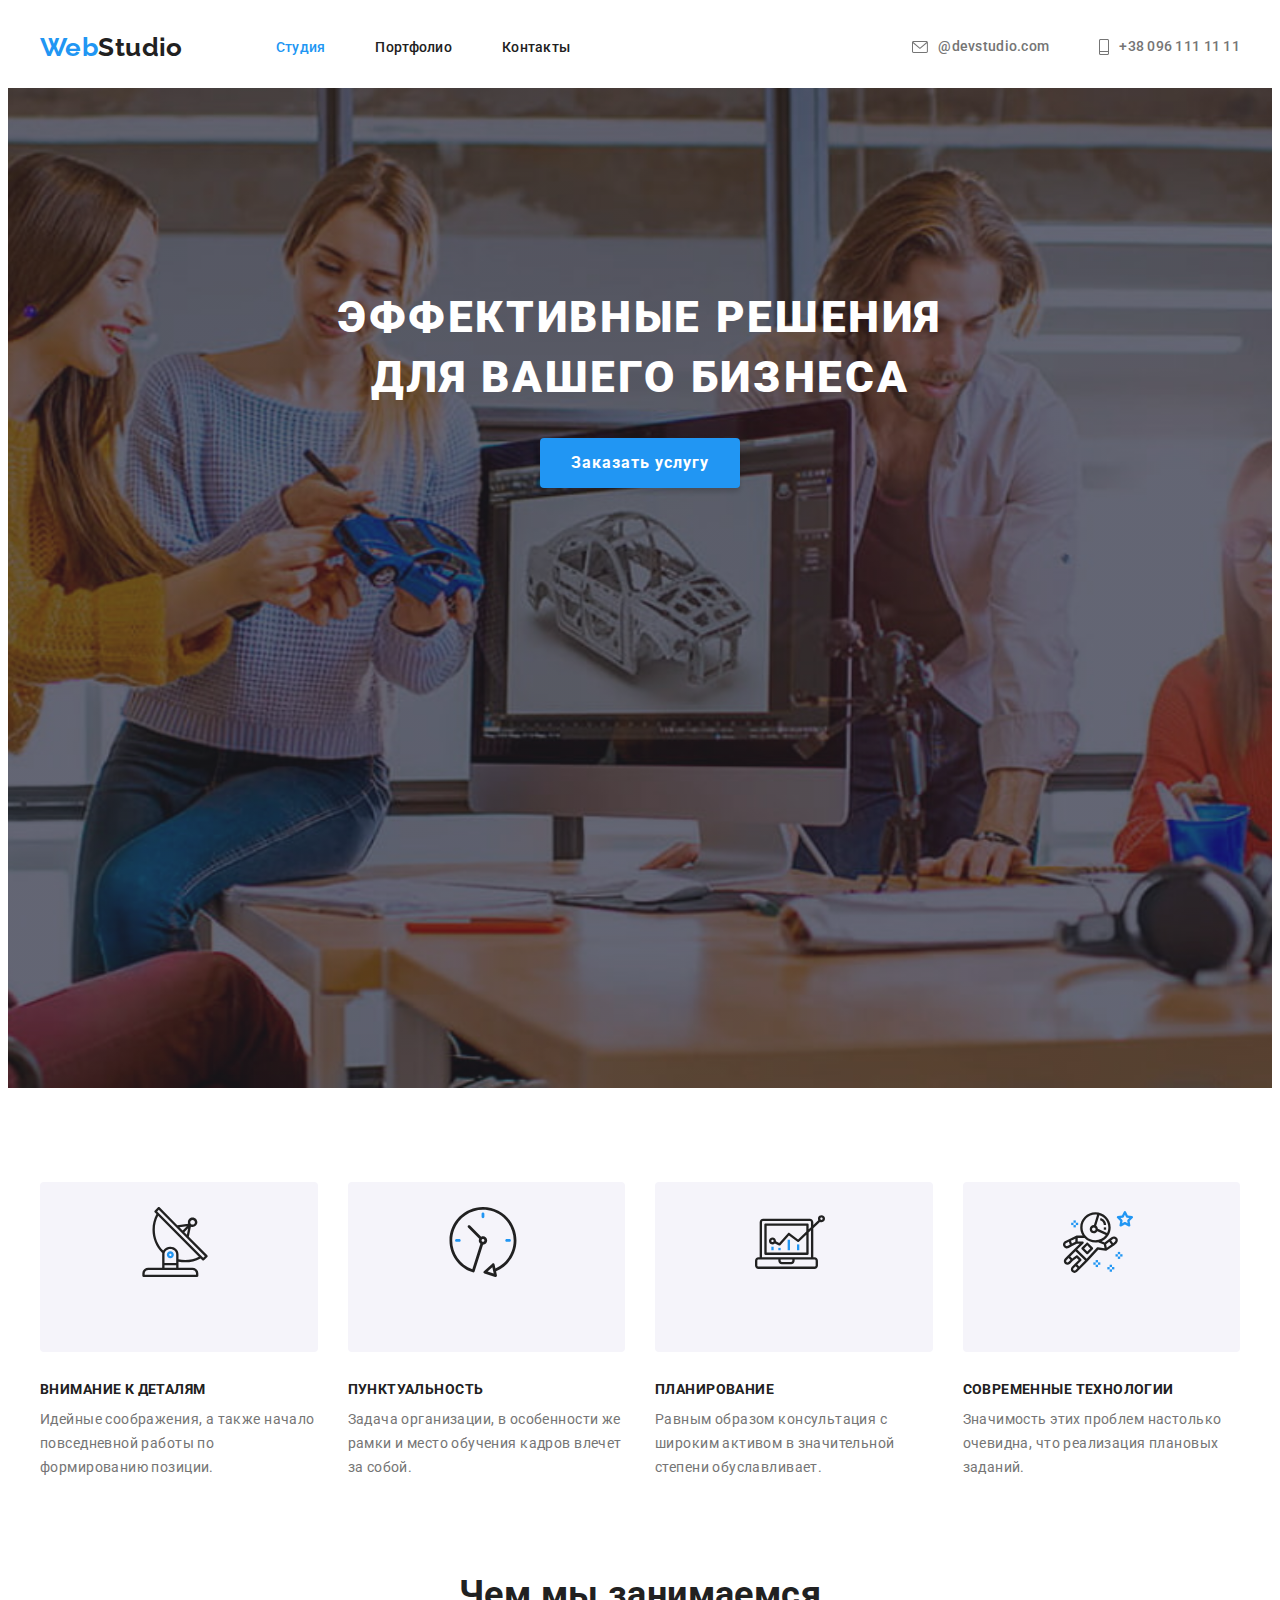
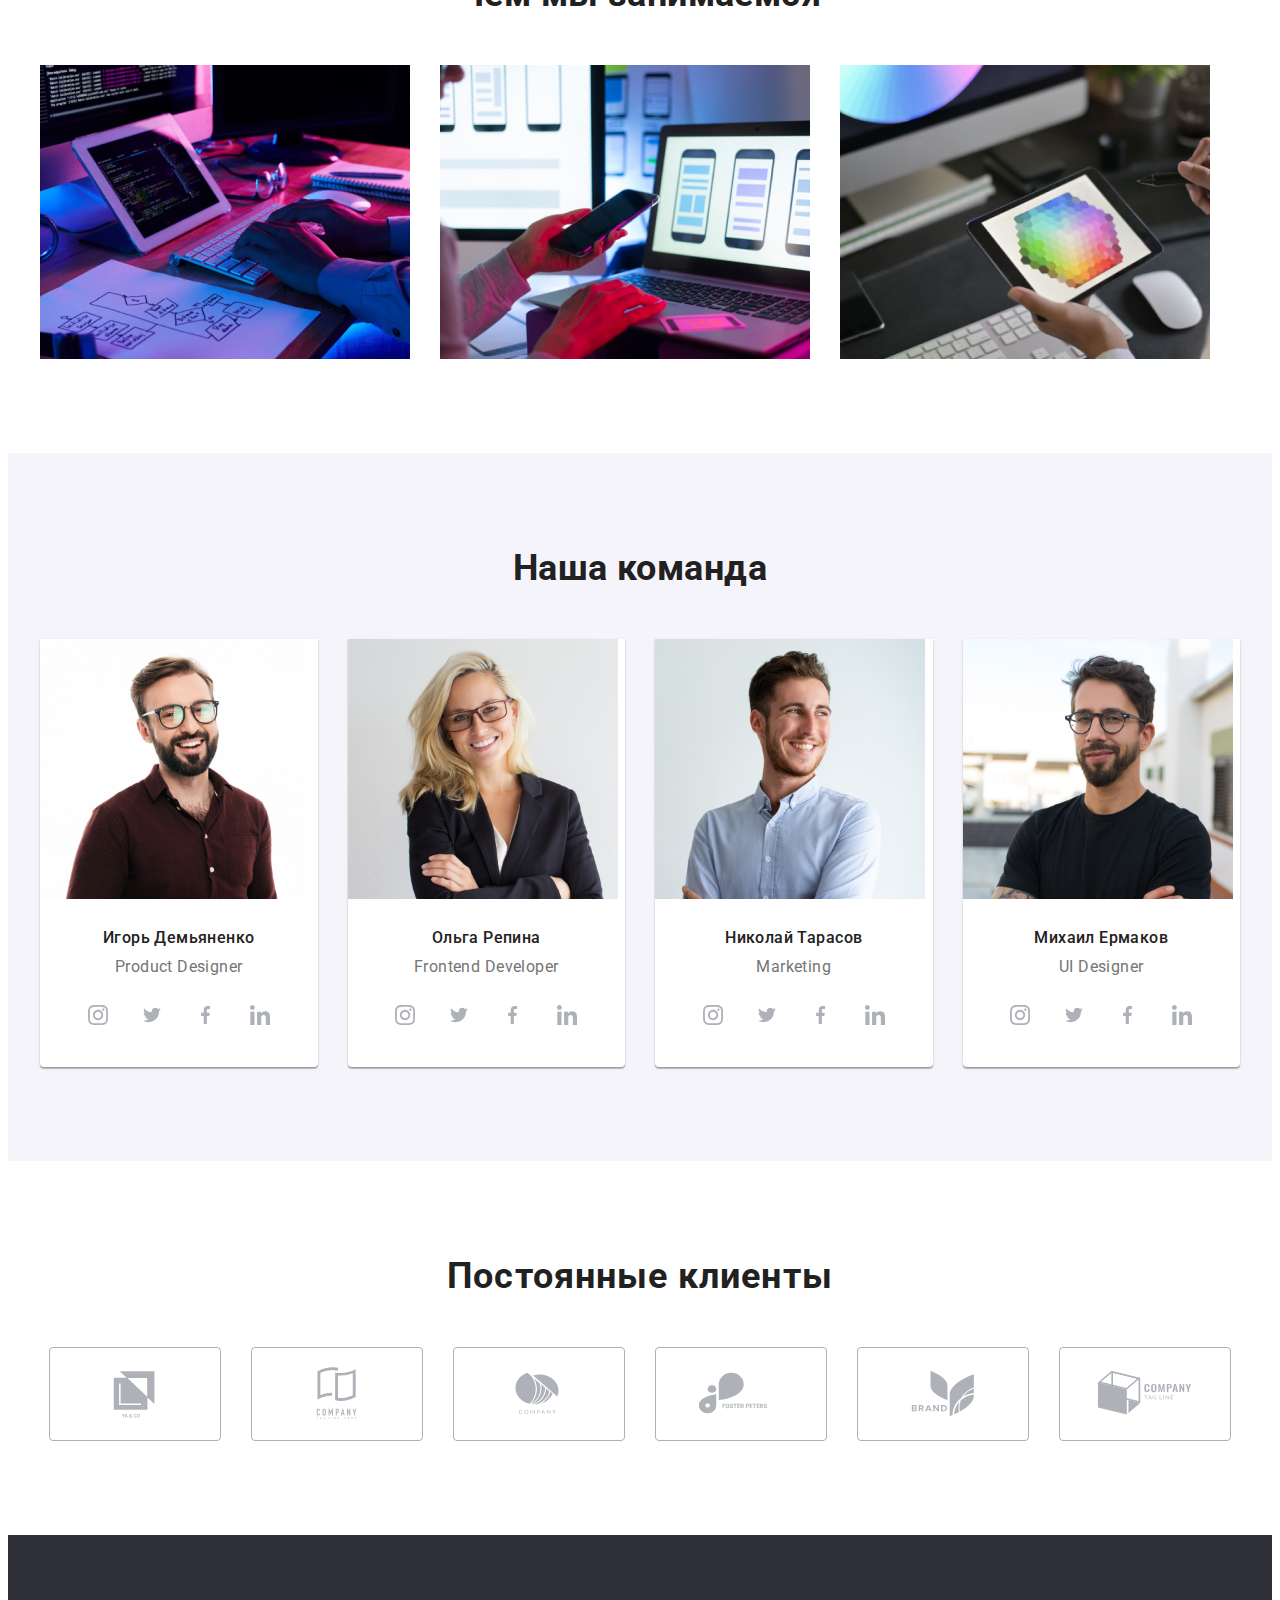
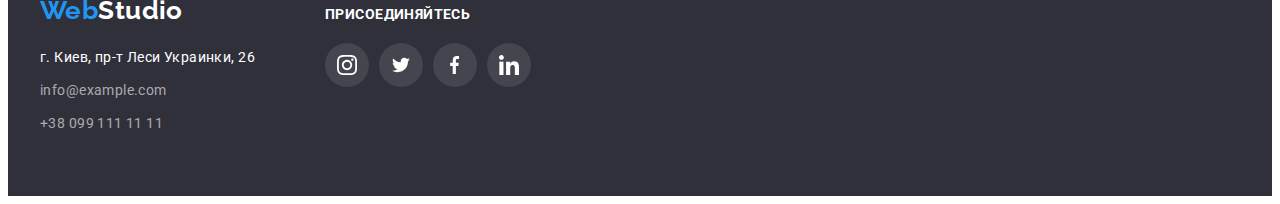
<file: index.html>
<!DOCTYPE html>
<html lang="en">
  <head>
    <meta charset="UTF-8" />
    <meta http-equiv="X-UA-Compatible" content="IE=edge" />
    <meta name="viewport" content="width=device-width, initial-scale=1.0" />
    <link
      rel="stylesheet"
      href="https://cdnjs.cloudflare.com/ajax/libs/modern-normalize/1.1.0/modern-normalize.min.css"
      integrity="sha512-wpPYUAdjBVSE4KJnH1VR1HeZfpl1ub8YT/NKx4PuQ5NmX2tKuGu6U/JRp5y+Y8XG2tV+wKQpNHVUX03MfMFn9Q=="
      crossorigin="anonymous"
      referrerpolicy="no-referrer"
    />
    <link rel="stylesheet" href="./css/styles.css" />
    <link rel="preconnect" href="https://fonts.googleapis.com" />
    <link rel="preconnect" href="https://fonts.gstatic.com" crossorigin />
    <link
      href="https://fonts.googleapis.com/css2?family=Roboto:wght@300;400;500;700&display=swap"
      rel="stylesheet"
    />
    <link
      href="https://fonts.googleapis.com/css2?family=Raleway:wght@400;500;700&family=Roboto:wght@300;400;500;700&display=swap"
      rel="stylesheet"
    />
    <title>WebStudio</title>
  </head>
  <body>
    <header class="header">
      <div class="container">
        <nav class="header-nav">
          <a href="./index.html" class="header-logo"><span>Web</span>Studio</a>
          <ul class="header-list">
            <li class="header-item"><a href="" class="header-link studio">Студия</a></li>
            <li class="header-item">
              <a href="../goit-markup-hw-04/portfolio.html" class="header-link">Портфолио</a>
            </li>
            <li class="header-item"><a href="" class="header-link">Контакты</a></li>
          </ul>
        </nav>
        <ul class="header-list header-contacts">
          <li class="item-contacts">
            <a href="mailto:info@devstudio.com" class="link-contacts">
              <svg class="header-icon" width="16" height="12">
                <use href="./images/sprite.svg#icon-envelope"></use></svg
              >@devstudio.com</a
            >
          </li>
          <li class="item-contacts">
            <a href="tel:+380961111111" class="link-contacts"
              ><svg class="header-icon" width="10" height="16">
                <use href="./images/sprite.svg#icon-tel"></use></svg
              >+38 096 111 11 11</a
            >
          </li>
        </ul>
      </div>
    </header>
    <main>
      <section class="hero">
        <div class="container">
          <h1 class="hero-title">Эффективные решения для вашего бизнеса</h1>
          <button type="button" class="hero-btn">Заказать услугу</button>
        </div>
      </section>
      <section class="pref">
        <div class="container">
          <h2 class="visually-hidden">Преимущества</h2>
          <ul class="pref-list">
            <li class="pref-item">
              <div class="pref-block">
                <svg class="pref-icon" width="70" height="70">
                  <use href="./images/sprite.svg#icon-antenna"></use>
                </svg>
              </div>
              <h3 class="pref-title">Внимание к деталям</h3>
              <p class="pref-text">
                Идейные соображения, а также начало повседневной работы по формированию позиции.
              </p>
            </li>
            <li class="pref-item">
              <div class="pref-block">
                <svg class="pref-icon" width="70" height="70">
                  <use href="./images/sprite.svg#icon-clock"></use>
                </svg>
              </div>
              <h3 class="pref-title">Пунктуальность</h3>
              <p class="pref-text">
                Задача организации, в особенности же рамки и место обучения кадров влечет за собой.
              </p>
            </li>
            <li class="pref-item">
              <div class="pref-block">
                <svg class="pref-icon" width="70" height="70">
                  <use href="./images/sprite.svg#icon-diagram"></use>
                </svg>
              </div>
              <h3 class="pref-title">Планирование</h3>
              <p class="pref-text">
                Равным образом консультация с широким активом в значительной степени обуславливает.
              </p>
            </li>
            <li class="pref-item">
              <div class="pref-block">
                <svg class="pref-icon" width="70" height="70">
                  <use href="./images/sprite.svg#icon-astronaut"></use>
                </svg>
              </div>
              <h3 class="pref-title">Современные технологии</h3>
              <p class="pref-text">
                Значимость этих проблем настолько очевидна, что реализация плановых заданий.
              </p>
            </li>
          </ul>
        </div>
      </section>
      <section class="work section">
        <div class="container">
          <h2 class="work-title">Чем мы занимаемся</h2>
          <ul class="work-list">
            <li class="work-item"><img src="./images/1.jpg" alt="картинка 1" width="370" /></li>
            <li class="work-item"><img src="./images/2.jpg" alt="картинка 2" width="370" /></li>
            <li class="work-item"><img src="./images/3.jpg" alt="картинка 3" width="370" /></li>
          </ul>
        </div>
      </section>
      <section class="team section">
        <div class="container">
          <h2 class="team-title">Наша команда</h2>
          <ul class="team-list">
            <li class="team-item">
              <img src="./images/p1.jpg" alt="работник1" width="270" />
              <div class="team-item-wrap">
                <h3 class="team-worker">Игорь Демьяненко</h3>
                <p class="team-text">Product Designer</p>
                <ul class="soc-icons">
                  <li class="team-soc-item">
                    <a href="" class="team-soc-link">
                      <svg class="icon-team" width="20" height="20">
                        <use href="./images/sprite.svg#icon-instagram"></use>
                      </svg>
                    </a>
                  </li>
                  <li class="team-soc-item">
                    <a href="" class="team-soc-link">
                      <svg class="icon-team" width="20" height="16">
                        <use href="./images/sprite.svg#icon-twitter"></use>
                      </svg>
                    </a>
                  </li>
                  <li class="team-soc-item">
                    <a href="" class="team-soc-link">
                      <svg class="icon-team" width="10" height="20">
                        <use href="./images/sprite.svg#icon-facebook"></use>
                      </svg>
                    </a>
                  </li>
                  <li class="team-soc-item">
                    <a href="" class="team-soc-link">
                      <svg class="icon-team" width="20" height="20">
                        <use href="./images/sprite.svg#icon-linkedin"></use>
                      </svg>
                    </a>
                  </li>
                </ul>
              </div>
            </li>
            <li class="team-item">
              <img src="./images/p2.jpg" alt="работник2" width="270" />
              <div class="team-item-wrap">
                <h3 class="team-worker">Ольга Репина</h3>
                <p class="team-text">Frontend Developer</p>

                <ul class="soc-icons">
                  <li class="team-soc-item">
                    <a href="" class="team-soc-link">
                      <svg class="icon-team" width="20" height="20">
                        <use href="./images/sprite.svg#icon-instagram"></use>
                      </svg>
                    </a>
                  </li>
                  <li class="team-soc-item">
                    <a href="" class="team-soc-link">
                      <svg class="icon-team" width="20" height="16">
                        <use href="./images/sprite.svg#icon-twitter"></use>
                      </svg>
                    </a>
                  </li>
                  <li class="team-soc-item">
                    <a href="" class="team-soc-link">
                      <svg class="icon-team" width="10" height="20">
                        <use href="./images/sprite.svg#icon-facebook"></use>
                      </svg>
                    </a>
                  </li>
                  <li class="team-soc-item">
                    <a href="" class="team-soc-link">
                      <svg class="icon-team" width="20" height="20">
                        <use href="./images/sprite.svg#icon-linkedin"></use>
                      </svg>
                    </a>
                  </li>
                </ul>
              </div>
            </li>
            <li class="team-item">
              <img src="./images/p3.jpg" alt="работник3" width="270" />
              <div class="team-item-wrap">
                <h3 class="team-worker">Николай Тарасов</h3>
                <p class="team-text">Marketing</p>

                <ul class="soc-icons">
                  <li class="team-soc-item">
                    <a href="" class="team-soc-link">
                      <svg class="icon-team" width="20" height="20">
                        <use href="./images/sprite.svg#icon-instagram"></use>
                      </svg>
                    </a>
                  </li>
                  <li class="team-soc-item">
                    <a href="" class="team-soc-link">
                      <svg class="icon-team" width="20" height="16">
                        <use href="./images/sprite.svg#icon-twitter"></use>
                      </svg>
                    </a>
                  </li>
                  <li class="team-soc-item">
                    <a href="" class="team-soc-link">
                      <svg class="icon-team" width="10" height="20">
                        <use href="./images/sprite.svg#icon-facebook"></use>
                      </svg>
                    </a>
                  </li>
                  <li class="team-soc-item">
                    <a href="" class="team-soc-link">
                      <svg class="icon-team" width="20" height="20">
                        <use href="./images/sprite.svg#icon-linkedin"></use>
                      </svg>
                    </a>
                  </li>
                </ul>
              </div>
            </li>
            <li class="team-item">
              <img src="./images/p4.jpg" alt="работник4" width="270" />
              <div class="team-item-wrap">
                <h3 class="team-worker">Михаил Ермаков</h3>
                <p class="team-text">UI Designer</p>

                <ul class="soc-icons">
                  <li class="team-soc-item">
                    <a href="" class="team-soc-link">
                      <svg class="icon-team" width="20" height="20">
                        <use href="./images/sprite.svg#icon-instagram"></use>
                      </svg>
                    </a>
                  </li>
                  <li class="team-soc-item">
                    <a href="" class="team-soc-link">
                      <svg class="icon-team" width="20" height="16">
                        <use href="./images/sprite.svg#icon-twitter"></use>
                      </svg>
                    </a>
                  </li>
                  <li class="team-soc-item">
                    <a href="" class="team-soc-link">
                      <svg class="icon-team" width="10" height="20">
                        <use href="./images/sprite.svg#icon-facebook"></use>
                      </svg>
                    </a>
                  </li>
                  <li class="team-soc-item">
                    <a href="" class="team-soc-link">
                      <svg class="icon-team" width="20" height="20">
                        <use href="./images/sprite.svg#icon-linkedin"></use>
                      </svg>
                    </a>
                  </li>
                </ul>
              </div>
            </li>
          </ul>
        </div>
      </section>
      <section class="clients section">
        <div class="container">
          <h2 class="clients-title">Постоянные клиенты</h2>
          <ul class="clients-list">
            <li class="clients-item">
              <a href="" class="clients-link">
                <svg class="clients-icon" width="106" height="60">
                  <use href="./images/sprite.svg#icon-Logo1"></use>
                </svg>
              </a>
            </li>
            <li class="clients-item">
              <a href="" class="clients-link">
                <svg class="clients-icon" width="106" height="60">
                  <use href="./images/sprite.svg#icon-Logo2"></use>
                </svg>
              </a>
            </li>
            <li class="clients-item">
              <a href="" class="clients-link">
                <svg class="clients-icon" width="106" height="60">
                  <use href="./images/sprite.svg#icon-Logo3"></use>
                </svg>
              </a>
            </li>
            <li class="clients-item">
              <a href="" class="clients-link">
                <svg class="clients-icon" width="106" height="60">
                  <use href="./images/sprite.svg#icon-Logo4"></use>
                </svg>
              </a>
            </li>
            <li class="clients-item">
              <a href="" class="clients-link">
                <svg class="clients-icon" width="106" height="60">
                  <use href="./images/sprite.svg#icon-Logo5"></use>
                </svg>
              </a>
            </li>
            <li class="clients-item">
              <a href="" class="clients-link">
                <svg class="clients-icon" width="106" height="60">
                  <use href="./images/sprite.svg#icon-Logo6"></use>
                </svg>
              </a>
            </li>
          </ul>
        </div>
      </section>
    </main>
    <footer class="footer">
      <div class="container">
        <div class="footer-address">
          <a href="./index.html" class="footer-logo"><span>Web</span>Studio</a>
          <address>
            <ul class="footer-list">
              <li class="footer-item">
                <a
                  href="https://goo.gl/maps/t3Y8ttDa6r9vXGK56"
                  target="_blank"
                  rel="noreferrer noopener"
                  class="footer-map footer-link-contacts"
                  >г. Киев, пр-т Леси Украинки, 26</a
                >
              </li>
              <li class="footer-item">
                <a href="mailto:info@example.com" class="footer-link-contacts">info@example.com</a>
              </li>
              <li class="footer-item">
                <a href="tel:+380991111111" class="footer-link-contacts">+38 099 111 11 11</a>
              </li>
            </ul>
          </address>
        </div>
        <div class="footer-connect">
          <h2 class="footer-title">присоединяйтесь</h2>
          <ul class="footer-icons-list">
            <li class="footer-icons-item">
              <a href="" class="footer-link">
                <svg class="icon-footer" width="20" height="20">
                  <use href="./images/sprite.svg#icon-instagram"></use>
                </svg>
              </a>
            </li>
            <li class="footer-icons-item">
              <a href="" class="footer-link">
                <svg class="icon-footer" width="20" height="16">
                  <use href="./images/sprite.svg#icon-twitter"></use>
                </svg>
              </a>
            </li>
            <li class="footer-icons-item">
              <a href="" class="footer-link">
                <svg class="icon-footer" width="10" height="20">
                  <use href="./images/sprite.svg#icon-facebook"></use>
                </svg>
              </a>
            </li>
            <li class="footer-icons-item">
              <a href="" class="footer-link">
                <svg class="icon-footer" width="20" height="20">
                  <use href="./images/sprite.svg#icon-linkedin"></use>
                </svg>
              </a>
            </li>
          </ul>
        </div>
      </div>
    </footer>
  </body>
</html>
</file>
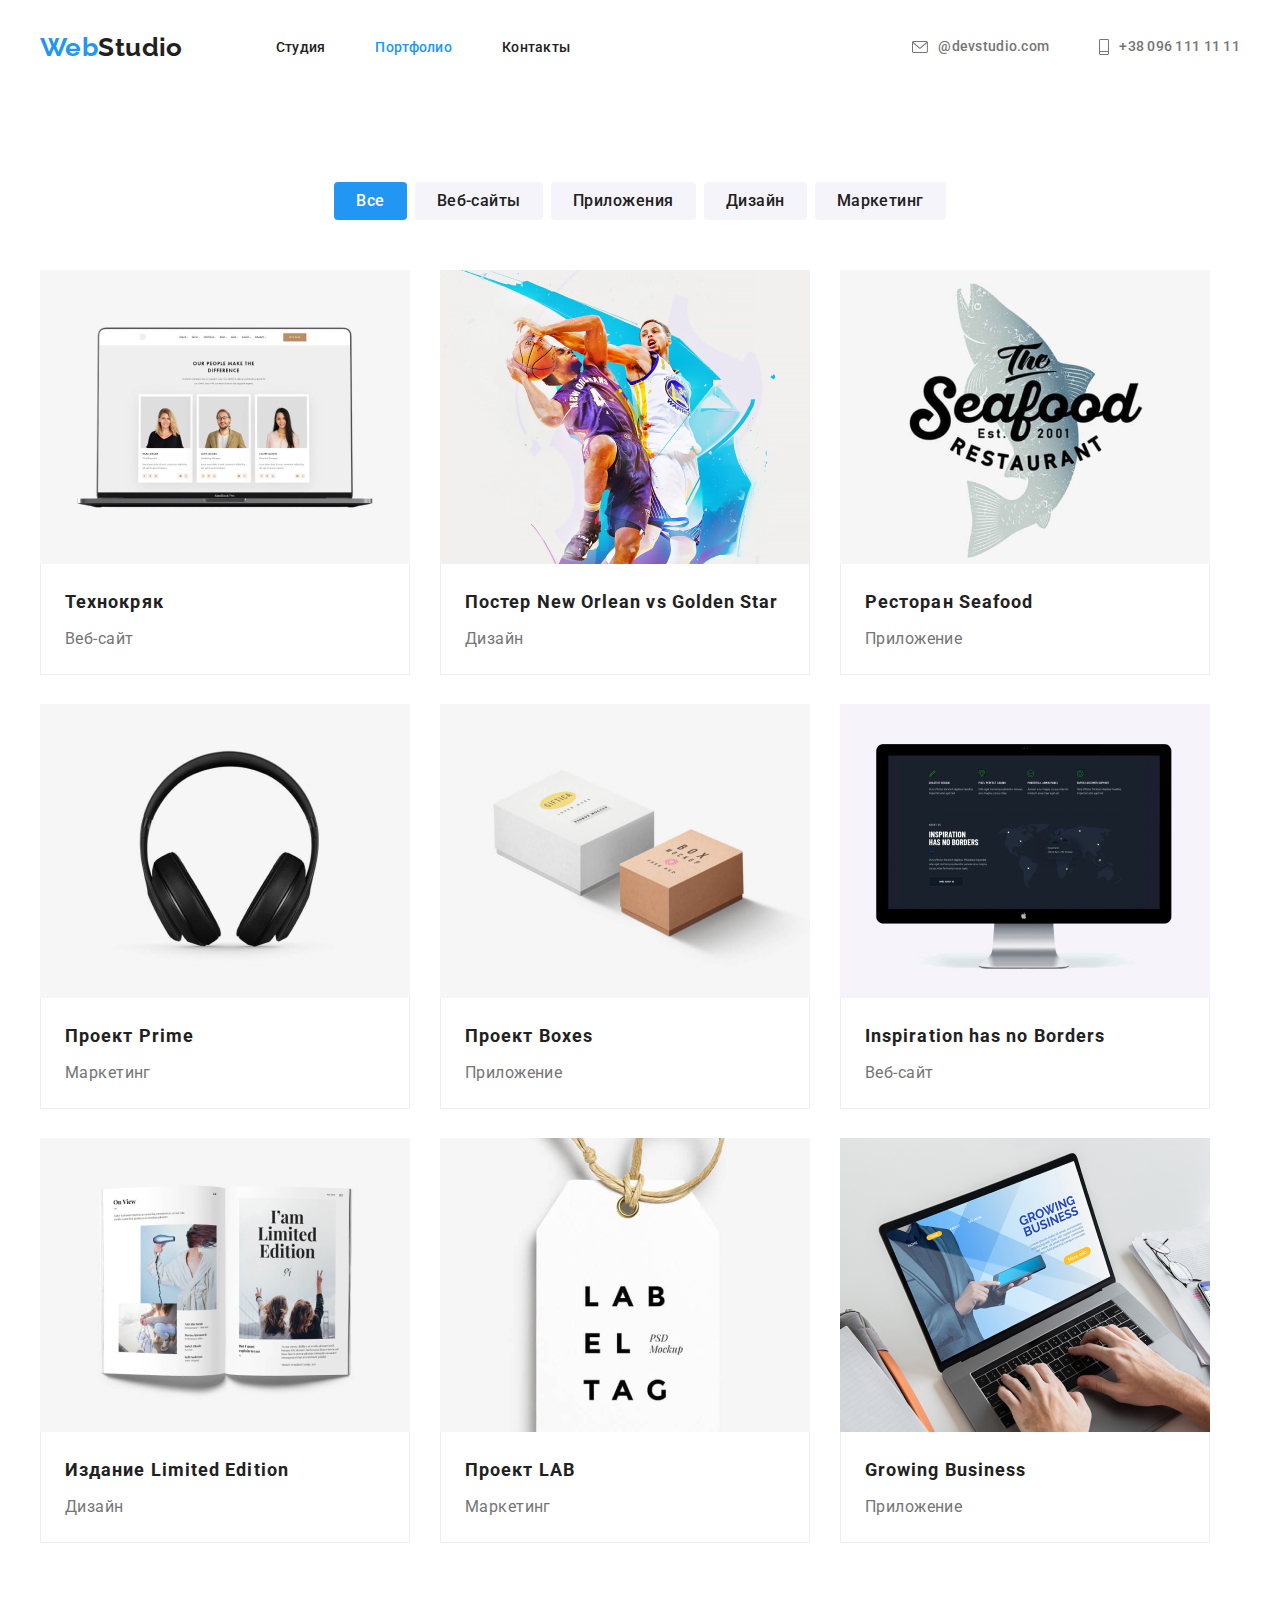
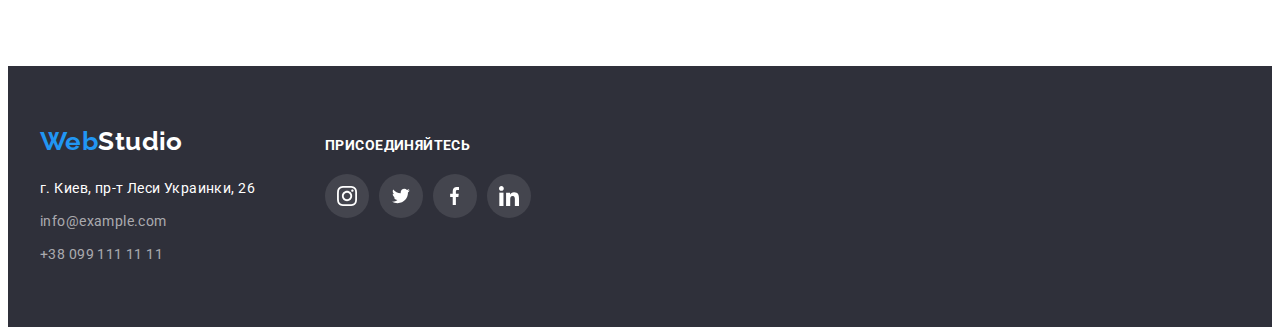
<file: portfolio.html>
<!DOCTYPE html>
<html lang="en">
  <head>
    <meta charset="UTF-8" />
    <meta http-equiv="X-UA-Compatible" content="IE=edge" />
    <meta name="viewport" content="width=device-width, initial-scale=1.0" />
    <link
      rel="stylesheet"
      href="https://cdnjs.cloudflare.com/ajax/libs/modern-normalize/1.1.0/modern-normalize.min.css"
      integrity="sha512-wpPYUAdjBVSE4KJnH1VR1HeZfpl1ub8YT/NKx4PuQ5NmX2tKuGu6U/JRp5y+Y8XG2tV+wKQpNHVUX03MfMFn9Q=="
      crossorigin="anonymous"
      referrerpolicy="no-referrer"
    />
    <link rel="stylesheet" href="./css/styles.css" />
    <link rel="preconnect" href="https://fonts.googleapis.com" />
    <link rel="preconnect" href="https://fonts.gstatic.com" crossorigin />
    <link
      href="https://fonts.googleapis.com/css2?family=Roboto:wght@300;400;500;700&display=swap"
      rel="stylesheet"
    />
    <link
      href="https://fonts.googleapis.com/css2?family=Raleway:wght@400;500;700&family=Roboto:wght@300;400;500;700&display=swap"
      rel="stylesheet"
    />
    <title>Portfolio</title>
  </head>
  <body>
    <header class="header">
      <div class="container">
        <nav class="header-nav">
          <a href="./index.html" class="header-logo"><span>Web</span>Studio</a>
          <ul class="header-list">
            <li class="header-item">
              <a href="../goit-markup-hw-04/index.html" class="header-link">Студия</a>
            </li>
            <li class="header-item">
              <a href="" class="header-link port">Портфолио</a>
            </li>
            <li class="header-item"><a href="" class="header-link">Контакты</a></li>
          </ul>
        </nav>
        <ul class="header-list header-contacts">
          <li class="item-contacts">
            <a href="mailto:info@devstudio.com" class="link-contacts">
              <svg class="header-icon" width="16" height="12">
                <use href="./images/sprite.svg#icon-envelope"></use></svg
              >@devstudio.com</a
            >
          </li>
          <li class="item-contacts">
            <a href="tel:+380961111111" class="link-contacts"
              ><svg class="header-icon" width="10" height="16">
                <use href="./images/sprite.svg#icon-tel"></use></svg
              >+38 096 111 11 11</a
            >
          </li>
        </ul>
      </div>
    </header>
    <main>
      <section class="portfolio section">
        <div class="container">
          <h1 class="portfolio-title">Портфолио</h1>
          <ul class="portfolio-list">
            <li class="portfolio-item">
              <button type="button" class="portfolio-item-btn all">Все</button>
            </li>
            <li class="portfolio-item">
              <button type="button" class="portfolio-item-btn">Веб-сайты</button>
            </li>
            <li class="portfolio-item">
              <button type="button" class="portfolio-item-btn">Приложения</button>
            </li>
            <li class="portfolio-item">
              <button type="button" class="portfolio-item-btn">Дизайн</button>
            </li>
            <li class="portfolio-item">
              <button type="button" class="portfolio-item-btn">Маркетинг</button>
            </li>
          </ul>
          <ul class="list-project">
            <li class="project-item">
              <a href="" class="project-item-link">
                <img src="./images/11.jpg" width="370" alt="проект 1" />
                <div class="project-wrap">
                  <h2 class="project-title">Технокряк</h2>
                  <p class="project-text">Веб-сайт</p>
                </div>
              </a>
            </li>
            <li class="project-item">
              <a href="" class="project-item-link">
                <img src="./images/22.jpg" width="370" alt="проект 2" />
                <div class="project-wrap">
                  <h2 class="project-title">Постер New Orlean vs Golden Star</h2>
                  <p class="project-text">Дизайн</p>
                </div>
              </a>
            </li>
            <li class="project-item">
              <a href="" class="project-item-link">
                <img src="./images/33.jpg" width="370" alt="проект 3" />
                <div class="project-wrap">
                  <h2 class="project-title">Ресторан Seafood</h2>
                  <p class="project-text">Приложение</p>
                </div>
              </a>
            </li>
            <li class="project-item">
              <a href="" class="project-item-link">
                <img src="./images/44.jpg" width="370" alt="проект 4" />
                <div class="project-wrap">
                  <h2 class="project-title">Проект Prime</h2>
                  <p class="project-text">Маркетинг</p>
                </div>
              </a>
            </li>
            <li class="project-item">
              <a href="" class="project-item-link">
                <img src="./images/55.jpg" width="370" alt="проект 5" />
                <div class="project-wrap">
                  <h2 class="project-title">Проект Boxes</h2>
                  <p class="project-text">Приложение</p>
                </div>
              </a>
            </li>
            <li class="project-item">
              <a href="" class="project-item-link">
                <img src="./images/66.jpg" width="370" alt="проект 6" />
                <div class="project-wrap">
                  <h2 class="project-title">Inspiration has no Borders</h2>
                  <p class="project-text">Веб-сайт</p>
                </div>
              </a>
            </li>
            <li class="project-item">
              <a href="" class="project-item-link">
                <img src="./images/77.jpg" width="370" alt="проект 7" />
                <div class="project-wrap">
                  <h2 class="project-title">Издание Limited Edition</h2>
                  <p class="project-text">Дизайн</p>
                </div>
              </a>
            </li>
            <li class="project-item">
              <a href="" class="project-item-link">
                <img src="./images/88.jpg" width="370" alt="проект 8" />
                <div class="project-wrap">
                  <h2 class="project-title">Проект LAB</h2>
                  <p class="project-text">Маркетинг</p>
                </div>
              </a>
            </li>
            <li class="project-item">
              <a href="" class="project-item-link">
                <img src="./images/99.jpg" width="370" alt="проект 9" />
                <div class="project-wrap">
                  <h2 class="project-title">Growing Business</h2>
                  <p class="project-text">Приложение</p>
                </div>
              </a>
            </li>
          </ul>
        </div>
      </section>
    </main>
    <footer class="footer">
      <div class="container">
        <div class="footer-address">
          <a href="./index.html" class="footer-logo"><span>Web</span>Studio</a>
          <address>
            <ul class="footer-list">
              <li class="footer-item">
                <a
                  href="https://goo.gl/maps/t3Y8ttDa6r9vXGK56"
                  target="_blank"
                  rel="noreferrer noopener"
                  class="footer-map footer-link-contacts"
                  >г. Киев, пр-т Леси Украинки, 26</a
                >
              </li>
              <li class="footer-item">
                <a href="mailto:info@example.com" class="footer-link-contacts">info@example.com</a>
              </li>
              <li class="footer-item">
                <a href="tel:+380991111111" class="footer-link-contacts">+38 099 111 11 11</a>
              </li>
            </ul>
          </address>
        </div>
        <div class="footer-connect">
          <h2 class="footer-title">присоединяйтесь</h2>
          <ul class="footer-icons-list">
            <li class="footer-icons-item">
              <a href="" class="footer-link">
                <svg class="icon-footer" width="20" height="20">
                  <use href="./images/sprite.svg#icon-instagram"></use>
                </svg>
              </a>
            </li>
            <li class="footer-icons-item">
              <a href="" class="footer-link">
                <svg class="icon-footer" width="20" height="16">
                  <use href="./images/sprite.svg#icon-twitter"></use>
                </svg>
              </a>
            </li>
            <li class="footer-icons-item">
              <a href="" class="footer-link">
                <svg class="icon-footer" width="10" height="20">
                  <use href="./images/sprite.svg#icon-facebook"></use>
                </svg>
              </a>
            </li>
            <li class="footer-icons-item">
              <a href="" class="footer-link">
                <svg class="icon-footer" width="20" height="20">
                  <use href="./images/sprite.svg#icon-linkedin"></use>
                </svg>
              </a>
            </li>
          </ul>
        </div>
      </div>
    </footer>
  </body>
</html>
</file>
<file: css/styles.css>
:root {
  --default-color: #212121;
  --hover-color: #2196f3;
  --white-color: #ffffff;
  --paragraph-color: #757575;
  --background-color: #2f303a;
  --second-background: #f5f4fa;
}
p,
h1,
h2,
h3,
h4,
h5 {
  margin: 0;
}
body {
  font-family: 'Roboto', sans-serif;
  background-color: var(--white-color);
  color: var(--default-color);
  font-size: 14px;
  letter-spacing: 0.03em;
}
a {
  text-decoration: none;
}
img {
  display: block;
}
ul,
ol {
  list-style: none;
  margin: 0;
  padding: 0;
}
.container {
  width: 1200px;
  padding-left: 15px;
  padding-right: 15px;
  margin: 0 auto;
}
.section {
  padding-top: 94px;
  padding-bottom: 94px;
}

.visually-hidden {
  position: absolute;
  width: 1px;
  height: 1px;
  margin: -1px;
  border: 0;
  padding: 0;
  white-space: nowrap;
  clip-path: inset(100%);
  clip: rect(0 0 0 0);
  overflow: hidden;
}
/* --------------------------header------------------------------ */
.header {
  padding-top: 24px;
  padding-bottom: 25px;
}
.header .container {
  display: flex;
}
.header-logo {
  font-family: 'Raleway', 'sans-serif';
  font-size: 26px;
  color: var(--default-color);
  font-weight: 700;
  line-height: 1.19;
  margin-right: 93px;
}
.header-logo > span {
  color: var(--hover-color);
}
.header-nav {
  display: flex;
  align-items: center;
}
.header-list {
  display: flex;
  align-items: center;
}
.header-link {
  font-weight: 500;
  letter-spacing: 0.02em;
  line-height: 1.14;
  color: var(--default-color);
}
.header-item:not(:last-child) {
  margin-right: 50px;
}
li > .port:visited {
  color: var(--hover-color);
}

li > .studio:visited {
  color: var(--hover-color);
}

.header-link:hover,
.header-link:focus,
.link-contacts:hover,
.link-contacts:focus {
  color: var(--hover-color);
  fill: var(--hover-color);
}
.header-contacts {
  display: flex;
  align-items: center;
  margin-left: auto;
}
.item-contacts:first-child {
  margin-right: 50px;
}
.header-icon {
  margin-right: 10px;
}
.link-contacts {
  color: var(--paragraph-color);
  font-weight: 500;
  letter-spacing: 0.02em;
  line-height: 1.14;
  fill: #757575;
  display: flex;
  align-items: center;
}

/* --------------------------hero--------------------------- */
.hero {
  background-color: #2f303a;
  background-image: linear-gradient(rgba(47, 48, 58, 0.4), rgba(47, 48, 58, 0.4)),
    url('../images/headerbg.jpg');
  background-repeat: no-repeat;
  background-size: cover;
  background-position: center;
  margin: 0 auto;
  max-width: 1600px;
  height: 600px;
  padding-top: 200px;
  padding-bottom: 200px;
}
.hero-title {
  margin: 0 auto;
  width: 696px;
  font-size: 44px;
  line-height: 1.36;
  font-weight: 900;
  color: var(--white-color);
  text-align: center;
  text-transform: uppercase;
  letter-spacing: 0.06em;
  margin-bottom: 30px;
}
.hero-btn {
  margin: 0 auto;
  display: block;
  min-width: 200px;
  min-height: 50px;
  background: var(--hover-color);
  box-shadow: 0px 4px 4px rgba(0, 0, 0, 0.15);
  border-radius: 4px;
  font-size: 16px;
  line-height: 1.87;
  font-weight: 700;
  font-family: 'Roboto';
  color: var(--white-color);
  align-items: center;
  text-align: center;
  letter-spacing: 0.06em;
  border: none;
  cursor: pointer;
}
.hero-btn:hover {
  background-color: #188ce8;
}
/* ---------------------------preferences--------------------------- */
.pref {
  padding-top: 94px;
}
.pref-list {
  display: flex;
  margin-left: -30px;
}
.pref-item {
  flex-basis: calc(100% / 4 - 30px);
  margin-left: 30px;
}
.pref-block {
  background-color: var(--second-background);
  height: 120px;
  border-radius: 4px;
  margin-bottom: 30px;
  padding: 25px 100px;
}
.pref-title {
  color: var(--default-color);
  text-transform: uppercase;
  font-weight: 700;
  line-height: 1.14;
  font-size: 14px;
  margin-bottom: 10px;
}
.pref-text {
  color: var(--paragraph-color);
  font-weight: 400;
  line-height: 1.71;
}

/* -------------------------------------work------------------------------- */

.work-title {
  font-size: 36px;
  font-weight: 700;
  line-height: 1.16;
  color: var(--default-color);
  text-align: center;
  margin-bottom: 50px;
}
.work-list {
  display: flex;
}
.work-item:not(:last-child) {
  margin-right: 30px;
}
/* ----------------------team------------------------------ */

.team {
  background-color: var(--second-background);
}
.team-title {
  color: var(--default-color);
  font-size: 36px;
  font-weight: 700;
  text-align: center;
  margin-bottom: 50px;
}
.team-item {
  background-color: var(--white-color);
  width: 270px;
  box-shadow: 0px 1px 3px rgba(0, 0, 0, 0.12), 0px 1px 1px rgba(0, 0, 0, 0.14),
    0px 2px 1px rgba(0, 0, 0, 0.2);
  border-radius: 0px 0px 4px 4px;
  flex-basis: calc(100% / 4 - 30px);
  margin-left: 30px;
}
.team-list {
  display: flex;
  margin-left: -30px;
}
.team-worker {
  font-size: 16px;
  color: var(--default-color);
  font-weight: 500;
  text-align: center;
  line-height: 1.18;
  margin-bottom: 10px;
}
.team-text {
  color: var(--paragraph-color);
  font-size: 16px;
  line-height: 1.18;
  font-weight: 400;
  text-align: center;
  margin-bottom: 16px;
}
.team-item-wrap {
  padding-top: 30px;
  padding-bottom: 30px;
}
.soc-icons {
  display: flex;
  justify-content: center;
  align-items: center;
}
.team-soc-link {
  background-color: #ffffff;
  display: flex;
  fill: #afb1b8;
  width: 44px;
  height: 44px;
  border-radius: 50%;
  align-items: center;
  justify-content: center;
}
.team-soc-item:not(:last-child) {
  margin-right: 10px;
}
.team-soc-link:hover,
.team-soc-link:focus {
  background-color: var(--hover-color);
  fill: #ffffff;
}
/*-----------------------------clients-------------------------*/
.clients-title {
  font-weight: 700;
  font-size: 36px;
  line-height: 1.17;
  text-align: center;
  letter-spacing: 0.03em;
  color: #212121;
  margin-bottom: 50px;
}
.clients-list {
  display: flex;
  align-items: center;
  justify-content: center;
}
.clients-item:not(:last-child) {
  margin-right: 30px;
}
.clients-link {
  display: flex;
  width: 170px;
  height: 92px;
  border: 1px solid #afb1b8;
  border-radius: 4px;
  fill: #afb1b8;
  align-items: center;
  justify-content: center;
}
.clients-link:hover {
  fill: var(--hover-color);
  border: 1px solid var(--hover-color);
}
/* ---------------------------footer--------------------------------- */

address {
  font-style: normal;
  margin-top: 20px;
}
.footer {
  background: var(--background-color);
  padding-top: 60px;
  padding-bottom: 60px;
}
.footer .container {
  display: flex;
  align-items: baseline;
}
.footer-logo {
  display: block;
  font-family: 'Raleway', 'sans-serif';
  font-size: 26px;
  line-height: 1.19;
  font-weight: 700;
  color: var(--white-color);
}
.footer-logo > span {
  color: var(--hover-color);
}
.footer-item:not(:last-child) {
  margin-bottom: 9px;
}

.footer-link-contacts {
  font-weight: 400;
  line-height: 1.71;
  letter-spacing: 0.03em;
  color: rgba(255, 255, 255, 0.6);
}
.footer-item .footer-map {
  color: var(--white-color);
}
.footer-link-contacts:hover,
.footer-link-contacts:focus {
  color: var(--hover-color);
}
.footer-address {
  margin-right: 70px;
}
.footer-title {
  font-weight: 700;
  font-size: 14px;
  line-height: 1.14;
  letter-spacing: 0.03em;
  text-transform: uppercase;
  color: #ffffff;
  margin-bottom: 20px;
}
.footer-icons-list {
  display: flex;
  align-items: center;
  justify-content: center;
}
.footer-link {
  display: flex;
  width: 44px;
  height: 44px;
  border-radius: 50%;
  align-items: center;
  justify-content: center;
  background-color: rgba(255, 255, 255, 0.1);
  fill: #ffffff;
}
.footer-icons-item:not(:last-child) {
  margin-right: 10px;
}
.footer-link:hover,
.footer-link:focus {
  background-color: var(--hover-color);
}
/* ------------------------portfolio menu---------------------- */
.port-header {
  border-bottom: 1px solid #ececec;
}
.portfolio-title {
  position: absolute;
  white-space: nowrap;
  width: 1px;
  height: 1px;
  overflow: hidden;
  border: 0;
  padding: 0;
  clip: rect(0 0 0 0);
  clip-path: inset(50%);
}
.portfolio-list {
  display: flex;
  justify-content: center;
  margin-bottom: 50px;
}
.portfolio-item-btn {
  background-color: var(--second-background);
  border-radius: 4px;
  font-family: 'Roboto';
  cursor: pointer;
  font-style: normal;
  font-weight: 500;
  font-size: 16px;
  line-height: 1.62;
  letter-spacing: 0.03em;
  text-align: center;
  color: var(--default-color);
  border: 0;
  padding: 6px 22px;
}
.portfolio-item:not(:last-child) {
  margin-right: 8px;
}
li > .all {
  color: var(--white-color);
  background-color: var(--hover-color);
}

.portfolio-item-btn:hover,
.portfolio-item-btn:focus,
.portfolio-item-btn:active {
  background-color: var(--hover-color);
  color: var(--white-color);
  box-shadow: 0px 3px 1px rgba(0, 0, 0, 0.1), 0px 1px 2px rgba(0, 0, 0, 0.08),
    0px 2px 2px rgba(0, 0, 0, 0.12);
}

/* --------------------portfolio projects---------------------- */
.project-item {
  background-color: var(--white-color);
  width: 370px;
  height: 404px;
  flex-basis: calc(100 / 3 - 30px);
  margin-right: 30px;
  margin-bottom: 30px;
}
.project-item-link {
  display: block;
}
.project-item-link:hover,
.project-item-link:focus {
  box-shadow: 0px 1px 1px rgba(0, 0, 0, 0.12), 0px 4px 4px rgba(0, 0, 0, 0.06),
    1px 4px 6px rgba(0, 0, 0, 0.16);
}
.list-project {
  display: flex;
  flex-wrap: wrap;
  margin-right: -30px;
  margin-bottom: -30px;
}
.list-project:nth-last-child(-n + 3) {
  margin-bottom: 0;
}
.project-wrap {
  padding: 20px 24px;
  border: 1px solid #eeeeee;
  border-top: none;
}
.project-title {
  font-weight: 700;
  font-size: 18px;
  line-height: 2;
  color: var(--default-color);
  letter-spacing: 0.06em;
  margin-bottom: 4px;
}
.project-text {
  font-weight: 400;
  font-size: 16px;
  line-height: 1.88;
  color: var(--paragraph-color);
}
</file>
